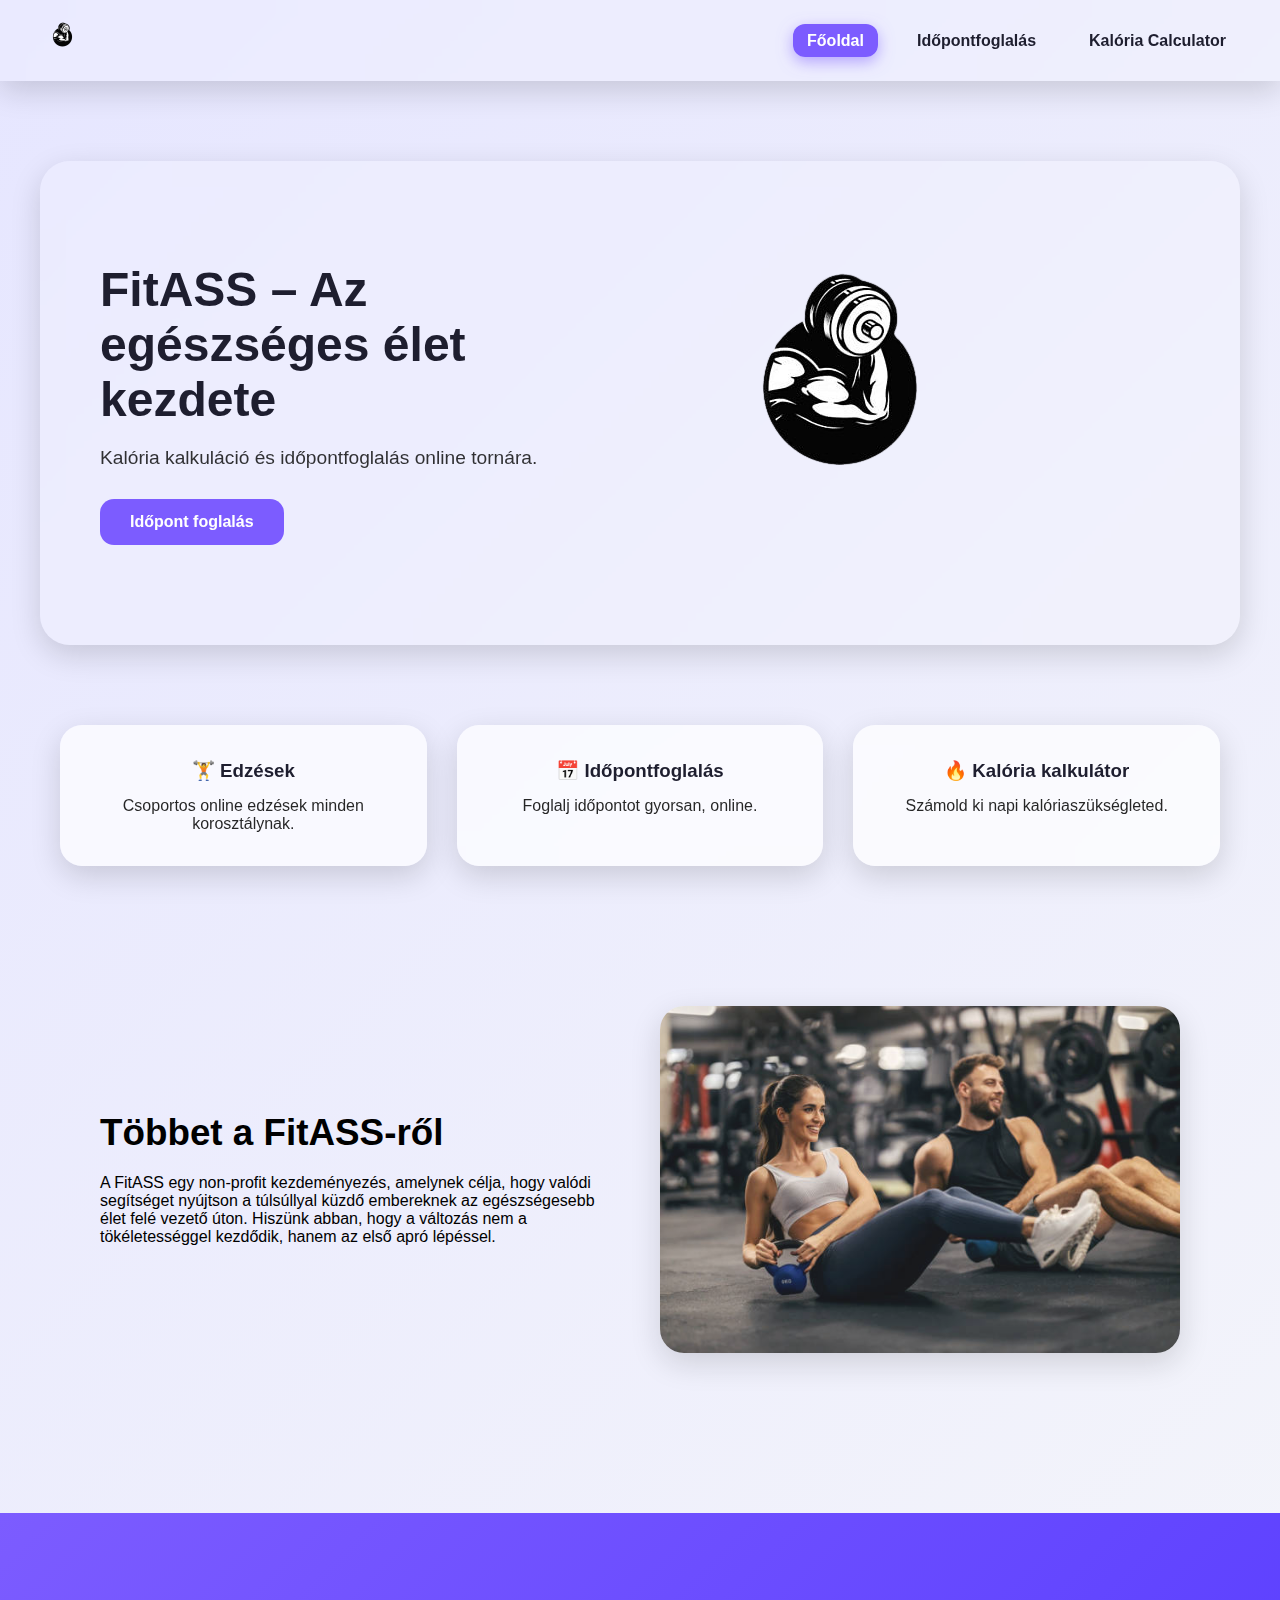
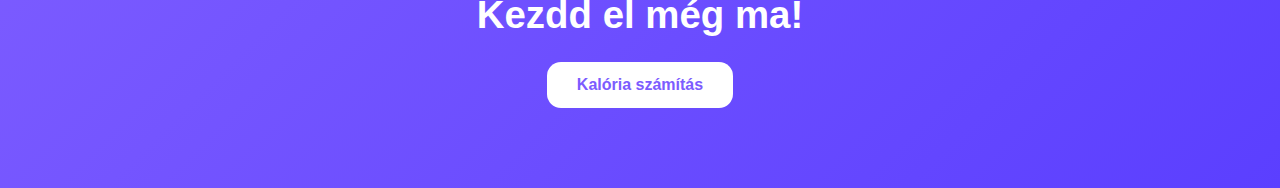
<file: fooldal.html>
<!DOCTYPE html>
<html lang="hu">
<head>
  <meta charset="UTF-8">
  <meta name="viewport" content="width=device-width, initial-scale=1.0">
  <link rel="stylesheet" href="style.css">
  <link rel="icon" type="image" href="logo.png">
  <title>FitASS</title>
</head>
<body>
   <header>
  <nav class="navbar">
    <div class="logo"><img src="kepek/logo.png" alt="LOGO" class="logokep"></div>
    <ul class="nav-links">
      <li><a href="fooldal.html" class="navselected">Főoldal</a></li>
      <li><a href="idopont.html">Időpontfoglalás</a></li>
      <li><a href="kaloria.html">Kalória Calculator</a></li>
    </ul>
  </nav>
</header>
    <main>

  
  <section class="hero">
    <div class="hero-text">
      <h1>FitASS – Az egészséges élet kezdete</h1>
      <p>Kalória kalkuláció és időpontfoglalás online tornára.</p>
      <a href="idopont.html" class="btn-primary">Időpont foglalás</a>
    </div>
    <div class="hero-image">
      <img src="kepek/logo.png" alt="Edzés">
    </div>
  </section>

  
  <section class="features">
    <a href="fooldal.html" class="kartyahref">
    <div class="feature-card">
      <h3>🏋️ Edzések</h3>
      <p>Csoportos online edzések minden korosztálynak.</p>
    </div>
    </a>
    <a href="idopont.html" class="kartyahref">
    <div class="feature-card">
      <h3>📅 Időpontfoglalás</h3>
      <p>Foglalj időpontot gyorsan, online.</p>
    </div>
    </a>
    <a href="kaloria.html" class="kartyahref">
    <div class="feature-card">
      <h3>🔥 Kalória kalkulátor</h3>
      <p>Számold ki napi kalóriaszükségleted.</p>
    </div>
    </a>
  </section>

 
  <section class="info">
    <div class="info-text">
      <h2>Többet a FitASS-ről</h2>
      <p>
        A FitASS egy non-profit kezdeményezés, amelynek célja, hogy valódi segítséget nyújtson a túlsúllyal küzdő embereknek az egészségesebb élet felé vezető úton. Hiszünk abban, hogy a változás nem a tökéletességgel kezdődik, hanem az első apró lépéssel.
      </p>
    </div>
    <div class="info-image">
      <img src="kepek/pic1.jpg" alt="Fitness">
    </div>
  </section>

  
  <section class="vege">
    <h2>Kezdd el még ma!</h2>
    <a href="kaloria.html" class="btn-secondary">Kalória számítás</a>
  </section>

</main>
</body>
</html>
</file>
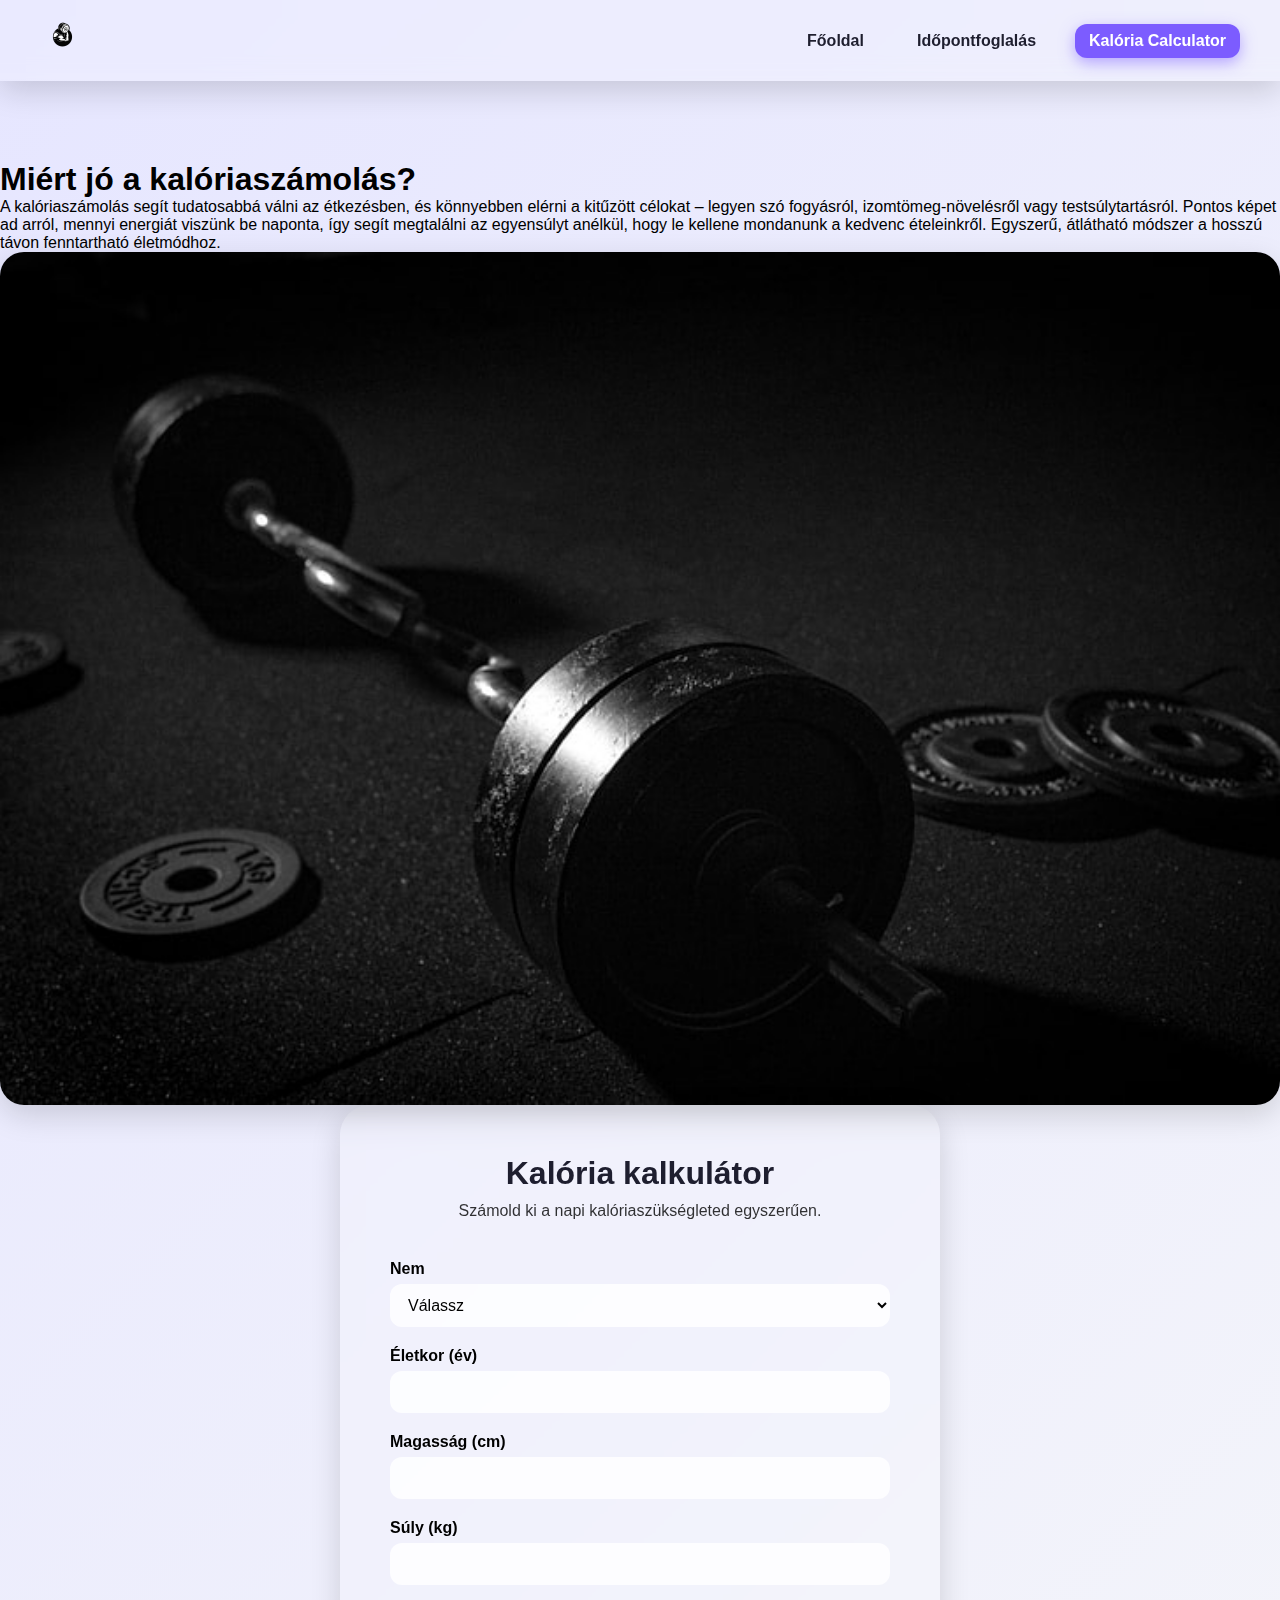
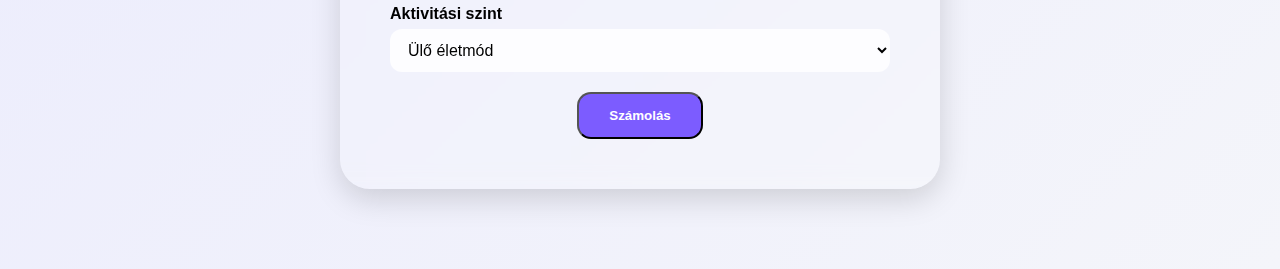
<file: kaloria.html>
<!DOCTYPE html>
<html lang="hu">
<head>
  <meta charset="UTF-8">
  <meta name="viewport" content="width=device-width, initial-scale=1.0">
  <title>Kalória kalkulátor – FitASS</title>
  <link rel="stylesheet" href="style.css">
  <link rel="icon" type="image" href="logo.png">
</head>
<body>
 <header>
  <nav class="navbar">
    <div class="logo"><img src="kepek/logo.png" alt="LOGO" class="logokep"></div>
    <div class="nav-links">
      <a href="fooldal.html">Főoldal</a>
      <a href="idopont.html">Időpontfoglalás</a>
      <a href="kaloria.html" class="navselected">Kalória Calculator</a>
    </div>
  </nav>
</header>
<main>
 <section class="minden">
  <section class="ismerteto">
    <h1>Miért jó a kalóriaszámolás?</h1>
    <p>A kalóriaszámolás segít tudatosabbá válni az étkezésben, 
      és könnyebben elérni a kitűzött célokat – legyen szó fogyásról,
       izomtömeg-növelésről vagy testsúlytartásról. Pontos képet ad arról,
        mennyi energiát viszünk be naponta, így segít megtalálni az egyensúlyt anélkül, 
        hogy le kellene mondanunk a kedvenc ételeinkről. Egyszerű,
         átlátható módszer a hosszú távon fenntartható életmódhoz.</p>
         <div class="info-image">
        
         <img  src="kepek/kaloriakep.jpg" alt="kaloriakep">
         <div class="melt"></div>
         </div>
  </section>
 
  <section class="calculator">
    <h1>Kalória kalkulátor</h1>
    
    <p>Számold ki a napi kalóriaszükségleted egyszerűen.</p>

    <form id="calorieForm" novalidate>

      <div class="form-group">
        <label>Nem</label>
        <select id="gender" required>
          <option value="">Válassz</option>
          <option value="male">Férfi</option>
          <option value="female">Nő</option>
          <option value="other">Egyéb</option>
        </select>
      </div>

      <div class="form-group">
        <label>Életkor (év)</label>
        <input type="number" id="age" min="1" max="100" required>
      </div>

      <div class="form-group">
        <label>Magasság (cm)</label>
        <input type="number" id="height" min="50" max="250" required>
      </div>

      <div class="form-group">
        <label>Súly (kg)</label>
        <input type="number" id="weight" min="20" max="300" required>
      </div>

      <div class="form-group">
        <label>Aktivitási szint</label>
        <select id="activity" required>
          <option value="1.2">Ülő életmód</option>
          <option value="1.375">Könnyű mozgás (1–3x / hét)</option>
          <option value="1.55">Közepes (3–5x / hét)</option>
          <option value="1.725">Aktív (6–7x / hét)</option>
          <option value="1.9">Nagyon aktív</option>
        </select>
      </div>

      <button type="submit" class="btn-primary">Számolás</button>
    </form>

    <div id="result" class="result-box"></div>

  </section>
  </section>
</main>

<script type="text/javascript" src="kaloria.js"></script>

</body>
</html>
</file>
<file: style.css>
* {
  margin: 0;
  padding: 0;
  box-sizing: border-box;
  scrollbar-width: none;
  -ms-overflow-style: none;
}

:root {
  --purple: #7c5cff;
  --purple-dark: #5b3fff;
  --dark: #1e1e2f;
  --dark-light: #2a2a3d;
  --text: #333;
  --glass: rgba(255, 255, 255, 0.178);
  --shadow: 0 10px 30px rgba(0,0,0,0.15);
}
body {
  font-family: Arial, Helvetica, sans-serif;
  background: linear-gradient(135deg, #e6e6ff, #f4f5fa);
  min-height: 100vh;
}


.navbar {
  margin-bottom: 80px;
  display: flex;
  justify-content: space-between;
  align-items: center;
  padding: 18px 40px;
  background: var(--glass);
  backdrop-filter: blur(10px);
  box-shadow: var(--shadow);
  position: sticky;
  top: 0;
  z-index: 100;
  height: 81px;
}

.logo img.logokep {
  height: 45px;
  transition: transform 0.3s ease;
}

.logo img.logokep:hover {
  transform: scale(1.05);
}

.nav-links {
  list-style: none;
  display: flex;
  gap: 25px;
}

.nav-links a {
  text-decoration: none;
  font-weight: 600;
  color: var(--dark);
  padding: 8px 14px;
  border-radius: 12px;
  transition: all 0.3s ease;
}

.nav-links a:hover {
  background: var(--purple);
  color: white;
  box-shadow: 0 5px 15px rgba(124,92,255,0.5);
}

.nav-links a.navselected{
  background: var(--purple);
  color: white;
  box-shadow: 0 5px 15px rgba(124,92,255,0.5);
}

.hero {
  display: grid;
  grid-template-columns: 1fr 1fr;
  gap: 40px;
  align-items: center;
  max-width: 1200px;
  margin: 80px auto;
  padding: 60px;
  background: var(--glass);
  backdrop-filter: blur(10px);
  border-radius: 30px;
  box-shadow: var(--shadow);
}

.hero-text h1 {
  font-size: 3rem;
  margin-bottom: 20px;
  color: var(--dark);
}

.hero-text p {
  font-size: 1.2rem;
  margin-bottom: 30px;
  opacity: 0.8;
}

.hero-image img {
  transition: 1s ease;
}

.hero-image img:hover {
  transform: rotate(-360deg);
}


.btn-primary,
.btn-secondary {
  display: inline-block;
  padding: 14px 30px;
  border-radius: 14px;
  font-weight: bold;
  text-decoration: none;
  transition: 0.3s ease;
}

.btn-primary {
  background: var(--purple);
  color: white;
}

.btn-primary:hover {
  transform: translateY(-3px);
  box-shadow: 0 10px 25px rgba(124,92,255,0.5);
}

.btn-secondary {
  background: white;
  color: var(--purple);
}

.btn-secondary:hover {
  transform: translateY(-3px);
}


.features {
  display: grid;
  grid-template-columns: repeat(auto-fit, minmax(260px, 1fr));
  gap: 30px;
  max-width: 1200px;
  margin: 80px auto;
  padding: 0 20px;
}

.feature-card {
  background: rgba(255,255,255,0.7);
  backdrop-filter: blur(8px);
  height: 141px;
  padding: 35px;
  border-radius: 22px;
  text-align: center;
  box-shadow: var(--shadow);
  transition: 0.3s ease;
}

.feature-card h3 {
  margin-bottom: 15px;
  color: var(--dark);
}

.feature-card p {
  opacity: 0.85;
}

.feature-card:hover {
  transform: translateY(-8px);
}
.kartyahref{
  text-decoration: none;
  color: black;
}

.info {
  display: grid;
  grid-template-columns: 1fr 1fr;
  gap: 40px;
  align-items: center;
  max-width: 1200px;
  margin: 80px auto;
  padding: 60px;
}

.info h2 {
  font-size: 2.3rem;
  margin-bottom: 20px;
}

.info img {
  border-radius: 24px;
  box-shadow: var(--shadow);
  opacity: 0.9;
}
.info-image img {
  width: 100%;
  height: auto;
  max-width: 100%;
  display: block;
  border-radius: 24px;
  box-shadow: var(--shadow);
  object-fit: cover;
}

.vege {
  background: linear-gradient(135deg, var(--purple), var(--purple-dark));
  color: white;
  text-align: center;
  padding: 80px 20px;
  margin-top: 100px;
}

.vege h2 {
  font-size: 2.4rem;
  margin-bottom: 25px;
}

footer {
  margin-top: 80px;
  padding: 25px;
  text-align: center;
  background: var(--dark);
  color: #ccc;
  font-size: 0.9rem;
}


@media (max-width: 900px) {
  .hero,
  .info {
    grid-template-columns: 1fr;
    text-align: center;
  }

  .hero {
    margin: 40px 15px;
    padding: 40px 25px;
  }
}

@media (max-width: 600px) {
  .navbar {
    flex-direction: column;
    gap: 15px;
  }

  .nav-links {
    flex-direction: column;
    width: 100%;
    text-align: center;
  }

  .hero-text h1 {
    font-size: 2rem;
  }
}
@media (max-width: 900px) {
  .info {
    grid-template-columns: 1fr;
    padding: 40px 20px;
    text-align: center;
  }

  .info-image {
    margin-top: 30px;
  }

  .info-image img {
    max-width: 90%;
    margin: 0 auto;
  }
}

/*kaloria kalkulator*/
.calculator {
  max-width: 600px;
  margin: 80px auto;
  margin-top: 0px;
  padding: 50px;
  background: var(--glass);
  backdrop-filter: blur(10px);
  border-radius: 30px;
  box-shadow: var(--shadow);
  text-align: center;
}

.calculator h1 {
  margin-bottom: 10px;
  color: var(--dark);
}

.calculator p {
  margin-bottom: 40px;
  opacity: 0.8;
}

.form-group {
  text-align: left;
  margin-bottom: 20px;
}

.form-group label {
  display: block;
  margin-bottom: 6px;
  font-weight: 600;
}

.form-group input,
.form-group select {
  width: 100%;
  padding: 12px 14px;
  border-radius: 12px;
  border: none;
  outline: none;
  font-size: 1rem;
  background: rgba(255,255,255,0.8);
}

.result-box {
  margin-top: 40px;
  padding: 25px;
  background: rgba(124,92,255,0.15);
  border-radius: 20px;
  display: none;
}

.result-box h3 {
  margin-bottom: 10px;
}

.result-box p {
  font-size: 1.6rem;
  color: var(--purple);
  font-weight: bold;
}

/* eredmény megjelenítés */
.result-box:has(p) {
  display: block;
}

/* MOBIL */
@media (max-width: 600px) {
  .calculator {
    margin: 40px 15px;
    padding: 35px 25px;
  }
}
</file>
